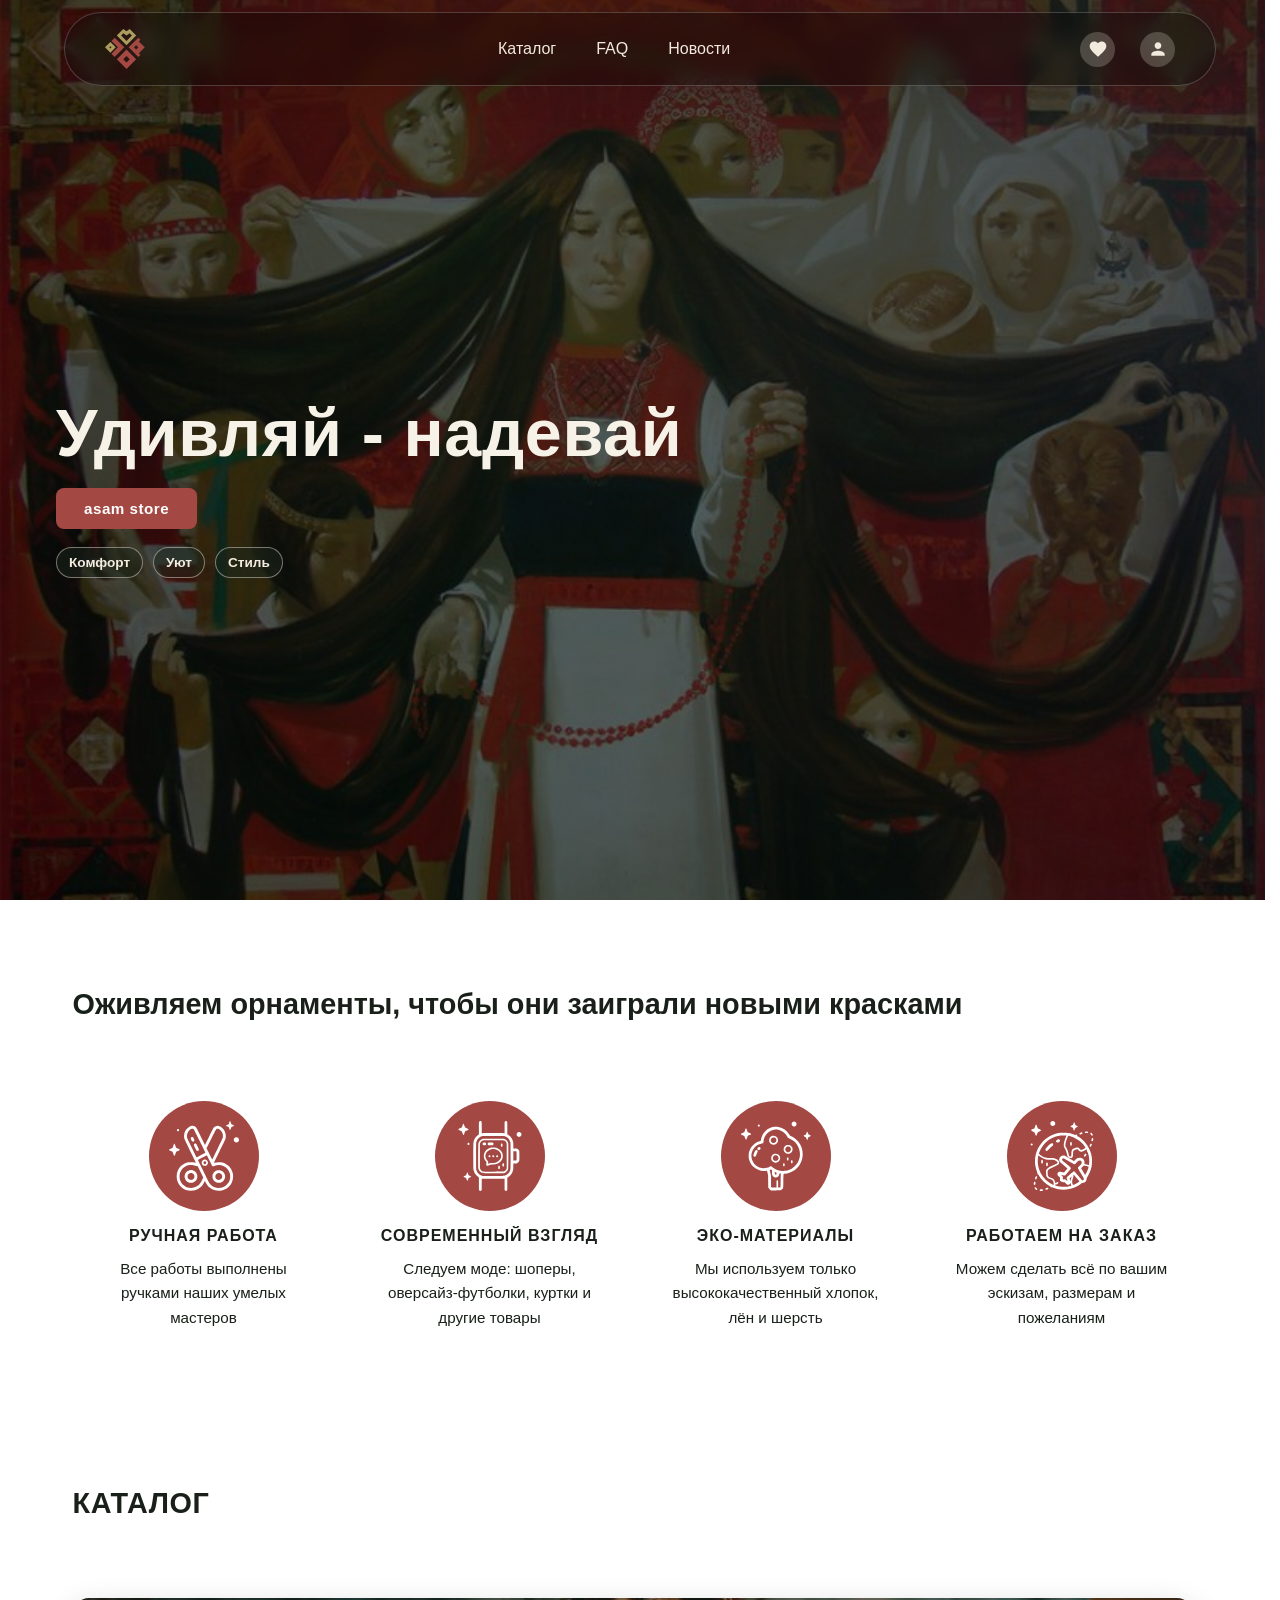
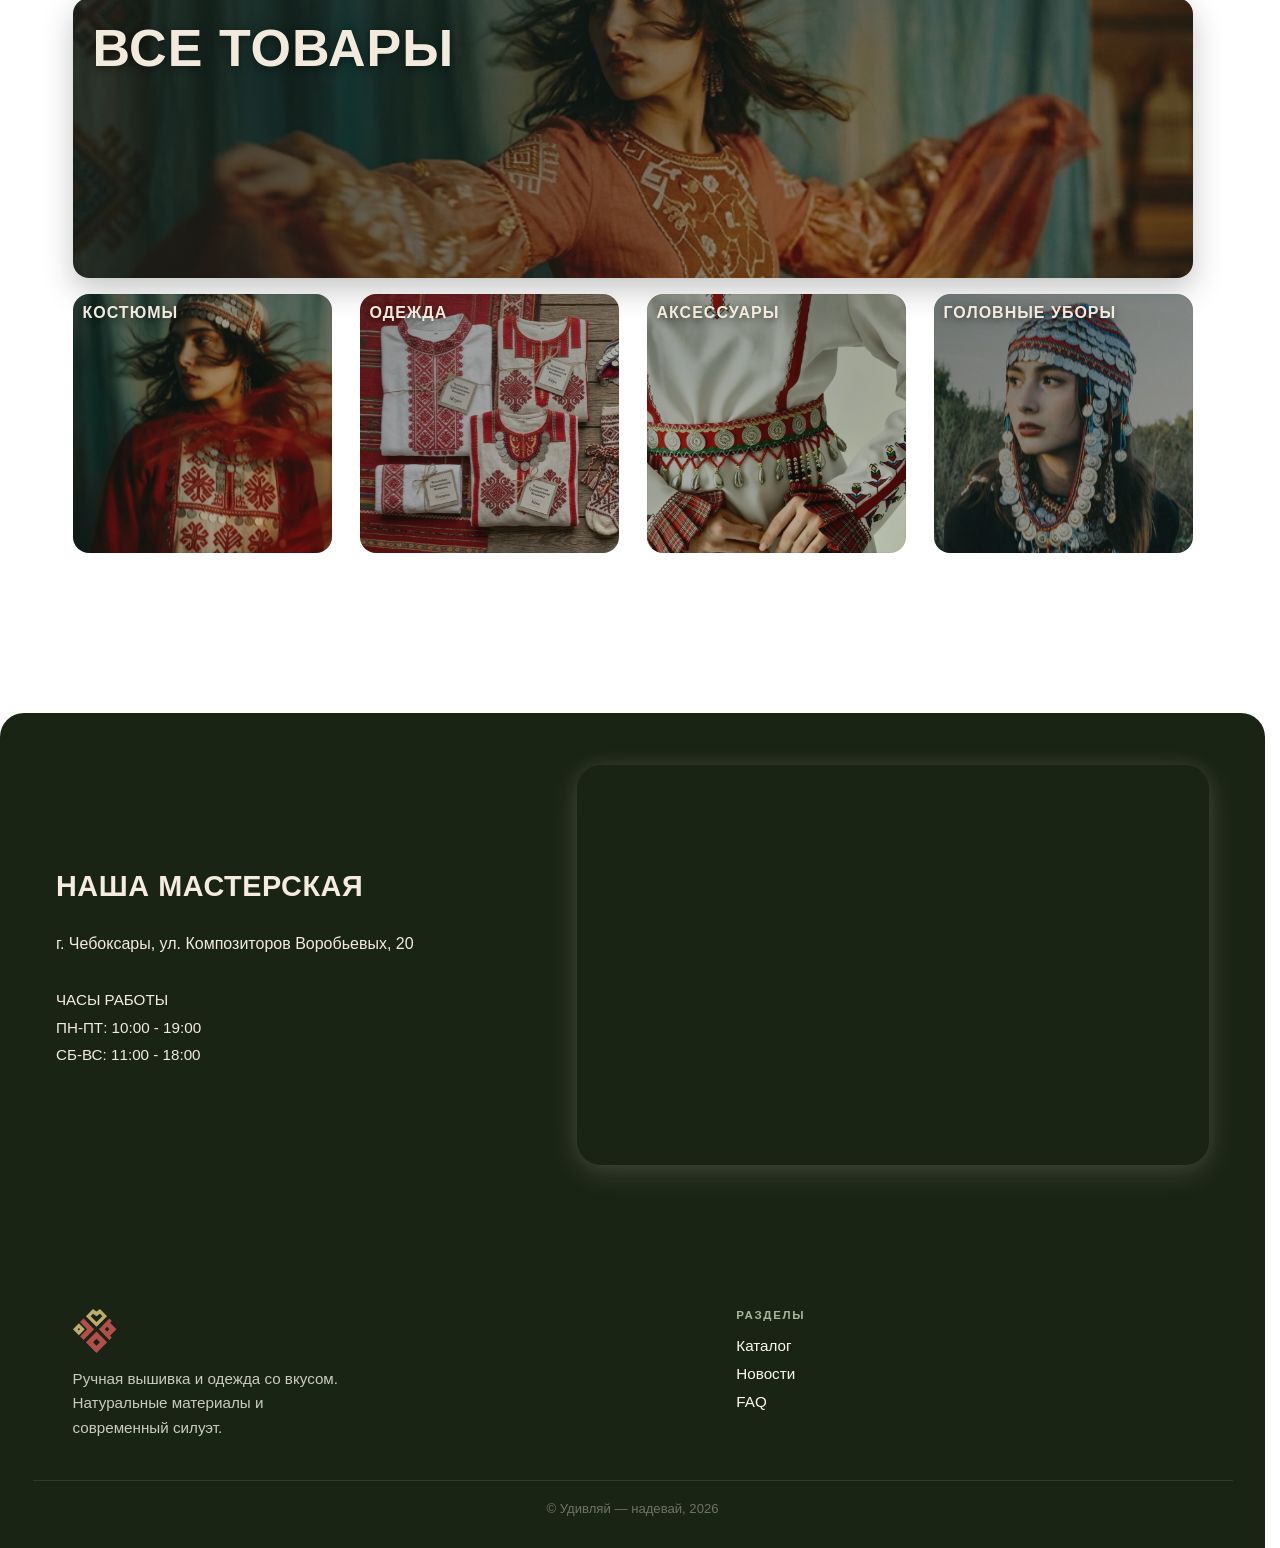
<file: index.html>
<!DOCTYPE html>
<html lang="ru">
<head>
    <meta charset="UTF-8">
    <meta name="viewport" content="width=device-width, initial-scale=1.0">
    <title>Сайт</title>
    <link rel="stylesheet" href="css/style.css">
    <link rel="stylesheet" href="css/header.css">
</head>
<body>
    <div id="header-container"></div>
    
    <main>
        <!-- Hero Section -->
        <section class="hero">
            <div class="hero-copy">
                <h1 class="hero-title">Удивляй - надевай</h1>
                <p class="hero-lead"></p>
                <a href="catalog.html" class="hero-button hero-button-primary">asam store</a>
                <div class="hero-highlights">
                    <span>Комфорт</span>
                    <span>Уют</span>
                    <span>Стиль</span>
                </div>
            </div>
        </section>

        <!-- Services Section -->
        <section class="services" id="services">

            <p class="services-subtitle">Оживляем орнаменты, чтобы они заиграли новыми красками</p>

            <div class="services-grid">
                <article class="service-card">
                    <div class="service-icon-wrap">
                        <img class="service-icon" src="images/icon1.svg" alt="Ручная работа">
                    </div>
                    <h3>ручная работа</h3>
                    <p>Все работы выполнены ручками наших умелых мастеров</p>
                </article>

                <article class="service-card">
                    <div class="service-icon-wrap">
                        <img class="service-icon" src="images/icon2.svg" alt="Современный взгляд">
                    </div>
                    <h3>современный взгляд</h3>
                    <p>Следуем моде: шоперы, оверсайз-футболки, куртки и другие товары</p>
                </article>

                <article class="service-card">
                    <div class="service-icon-wrap">
                        <img class="service-icon" src="images/icon3.svg" alt="Натуральные материалы">
                    </div>
                    <h3>эко-материалы</h3>
                    <p>Мы используем только высококачественный хлопок, лён и шерсть</p>
                </article>

                <article class="service-card">
                    <div class="service-icon-wrap">
                        <img class="service-icon" src="images/icon4.svg" alt="Работаем на заказ">
                    </div>
                    <h3>работаем на заказ</h3>
                    <p>Можем сделать всё по вашим эскизам, размерам и пожеланиям </p>
                </article>
            </div>
        </section>

        <!-- Catalog Section -->
        <section class="catalog" aria-label="Каталог категорий">
            <div class="catalog__top">
                <h1 class="catalog__title">КАТАЛОГ</h1>
            </div>

            <article class="hero-card">
                <h2 class="card__name">ВСЕ ТОВАРЫ</h2>
            </article>

            <div class="catalog__grid">
                <article class="card">
                    <h2 class="card__name">КОСТЮМЫ</h2>
                    <span class="blob"></span>
                    <span class="bottle"></span>
                </article>

                <article class="card">
                    <h2 class="card__name">ОДЕЖДА</h2>
                    <span class="blob"></span>
                    <span class="bottle"></span>
                </article>

                <article class="card">
                    <h2 class="card__name">АКСЕССУАРЫ</h2>
                    <span class="blob"></span>
                    <span class="bottle"></span>
                </article>

                <article class="card">
                    <h2 class="card__name">ГОЛОВНЫЕ УБОРЫ</h2>
                    <span class="blob"></span>
                    <span class="bottle"></span>
                </article>
            </div>
        </section>

        <!-- Наша мастерская -->
        <section class="location" aria-labelledby="location-heading">
            <div class="location-content">
                <div class="location-info">
                    <h2 id="location-heading" class="location-title">Наша мастерская</h2>
                    <p class="location-address">г. Чебоксары, ул. Композиторов Воробьевых, 20</p>
                    <p class="location-hours">ЧАСЫ РАБОТЫ<br>ПН-ПТ: 10:00 - 19:00<br>СБ-ВС: 11:00 - 18:00</p>
                </div>
                <div class="location-map">
                    <iframe src="https://www.google.com/maps/embed?pb=!1m14!1m8!1m3!1d3800.1291640846807!2d47.24505369639116!3d56.14376147672093!3m2!1i1024!2i768!4f13.1!3m3!1m2!1s0x415a3829359d28f7%3A0xccb7aef7e8b06de0!2z0YPQuy4g0JrQvtC80L_QvtC30LjRgtC-0YDQvtCyINCS0L7RgNC-0LHRjNC10LLRi9GFLCAyMCwg0KfQtdCx0L7QutGB0LDRgNGLLCDQp9GD0LLQsNGI0YHQutCw0Y8g0KDQtdGB0L8uLCDQoNC-0YHRgdC40Y8sIDQyODAzMg!5e1!3m2!1sru!2sus!4v1774119664931!5m2!1sru!2sus" width="600" height="450" allowfullscreen="" loading="lazy" referrerpolicy="no-referrer-when-downgrade" title="Карта: мастерская"></iframe>
                </div>
            </div>
        </section>

    </main>

    <div id="footer-container"></div>

    <script>
        fetch('assets/header.html')
            .then(function (response) { return response.text(); })
            .then(function (data) {
                document.getElementById('header-container').innerHTML = data;
            });
        fetch('assets/footer.html')
            .then(function (response) { return response.text(); })
            .then(function (data) {
                document.getElementById('footer-container').innerHTML = data;
            });
    </script>
</body>
</html>
</file>
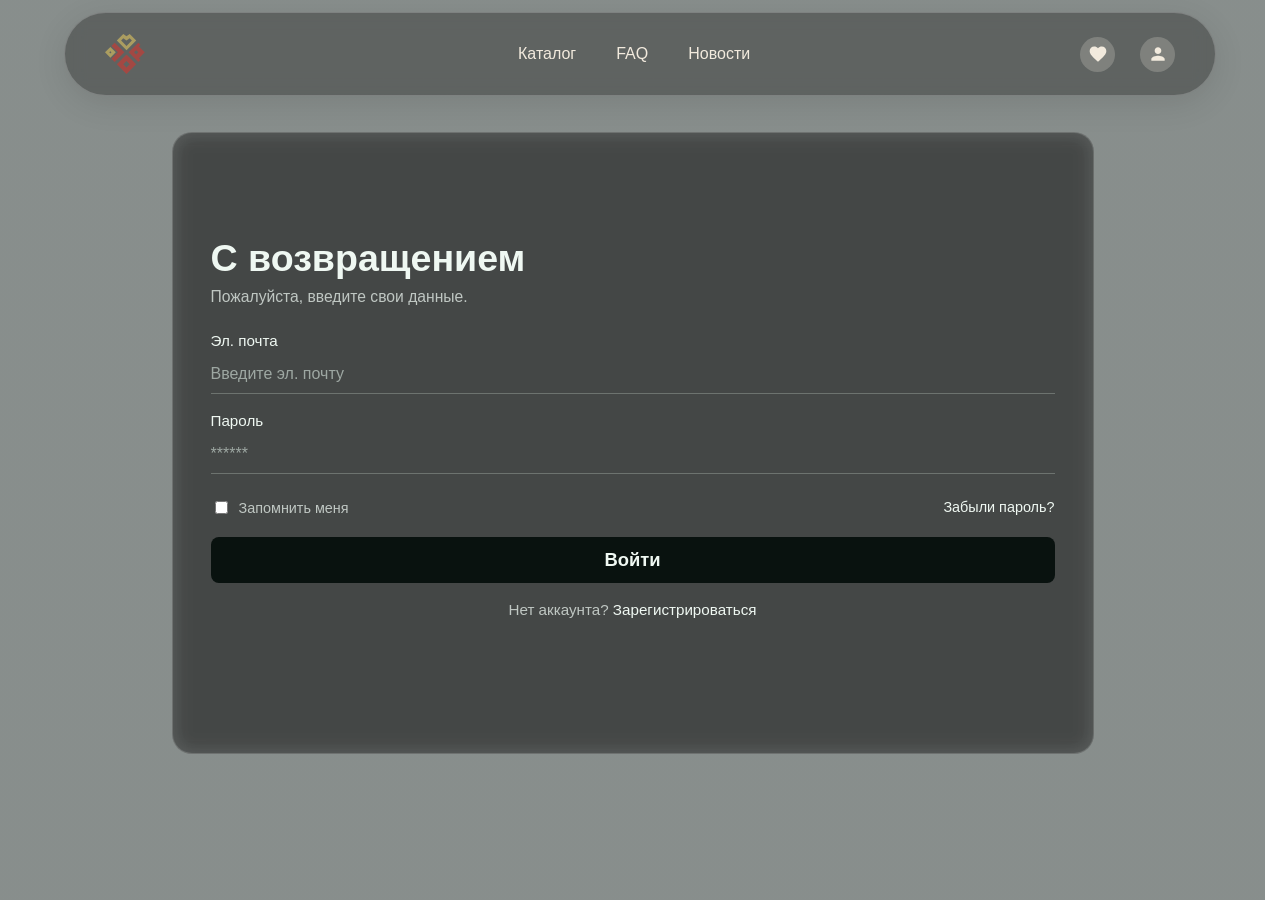
<file: auth.html>
<!DOCTYPE html>
<html lang="ru">
<head>
    <meta charset="UTF-8">
    <meta http-equiv="refresh" content="0; url=login.html">
    <meta name="viewport" content="width=device-width, initial-scale=1.0">
    <title>Переход на авторизацию</title>
</head>
<body>
    <script>
        window.location.replace("login.html");
    </script>
</body>
</html>
</file>
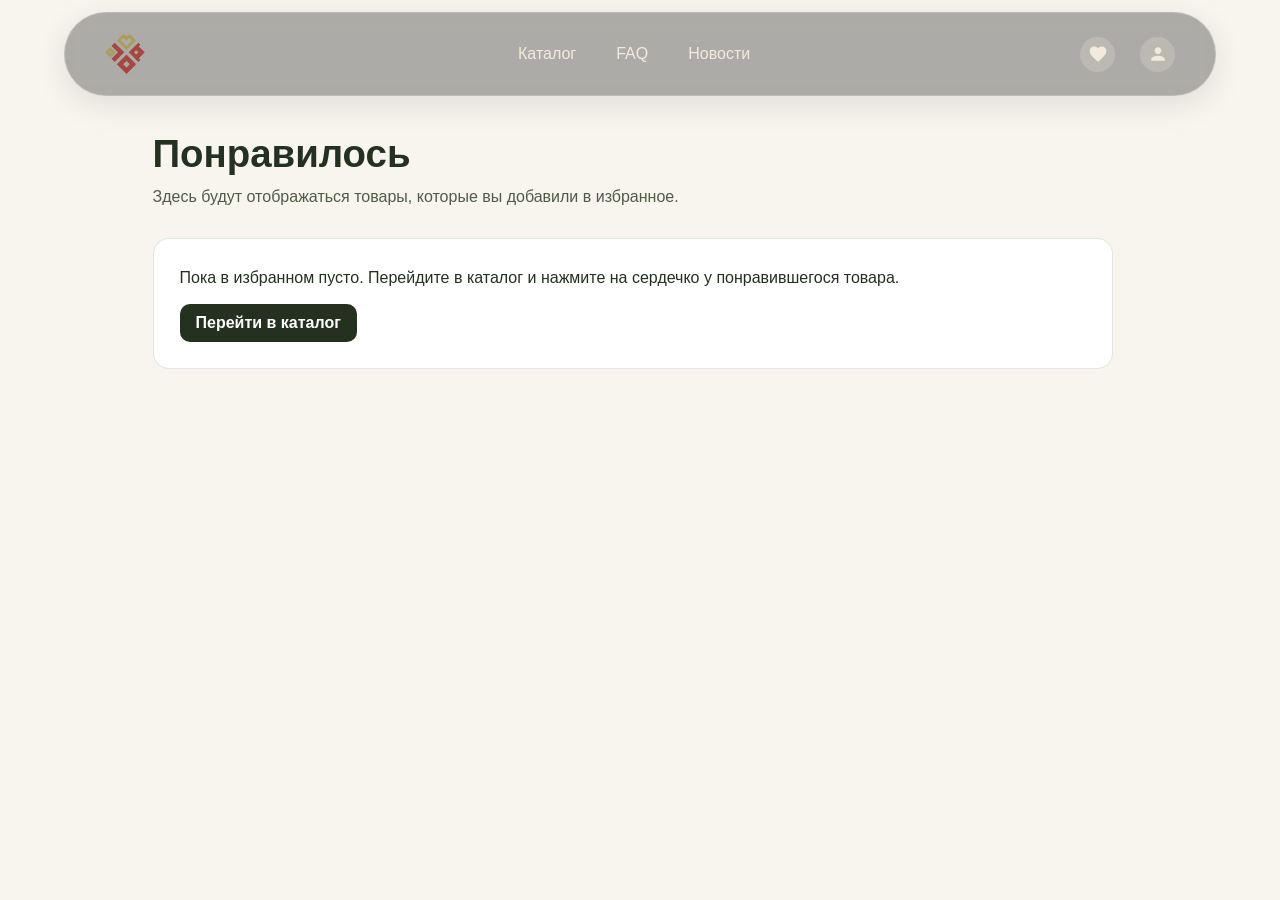
<file: liked.html>
<!DOCTYPE html>
<html lang="ru">
<head>
    <meta charset="UTF-8">
    <meta name="viewport" content="width=device-width, initial-scale=1.0">
    <title>Понравилось — Удивляй, надевай</title>
    <link rel="stylesheet" href="css/header.css">
    <style>
        :root {
            color-scheme: light;
        }

        body {
            margin: 0;
            font-family: "Segoe UI", Tahoma, Geneva, Verdana, sans-serif;
            background: #f8f5ef;
            color: #243020;
        }

        .liked-page {
            max-width: 960px;
            margin: 0 auto;
            padding: 132px 20px 72px;
        }

        .liked-page__head {
            margin-bottom: 28px;
        }

        .liked-page__title {
            margin: 0 0 8px;
            font-size: clamp(1.9rem, 3vw, 2.4rem);
        }

        .liked-page__lead {
            margin: 0;
            color: #4e5c46;
            line-height: 1.6;
        }

        .liked-empty {
            background: #ffffff;
            border: 1px solid rgba(36, 48, 32, 0.12);
            border-radius: 16px;
            padding: 26px;
        }

        .liked-empty__text {
            margin: 0 0 14px;
            line-height: 1.6;
        }

        .liked-empty__link {
            display: inline-block;
            padding: 10px 16px;
            border-radius: 10px;
            background: #243020;
            color: #ffffff;
            text-decoration: none;
            font-weight: 600;
        }

        .liked-empty__link:hover {
            opacity: 0.9;
        }
    </style>
</head>
<body>
    <div id="header-container"></div>

    <main class="liked-page">
        <header class="liked-page__head">
            <h1 class="liked-page__title">Понравилось</h1>
            <p class="liked-page__lead">Здесь будут отображаться товары, которые вы добавили в избранное.</p>
        </header>

        <section class="liked-empty" aria-label="Избранные товары">
            <p class="liked-empty__text">Пока в избранном пусто. Перейдите в каталог и нажмите на сердечко у понравившегося товара.</p>
            <a class="liked-empty__link" href="catalog.html">Перейти в каталог</a>
        </section>
    </main>

    <script>
        fetch("assets/header.html")
            .then(function (response) { return response.text(); })
            .then(function (data) {
                var headerEl = document.getElementById("header-container");
                if (headerEl) headerEl.innerHTML = data;
            });
    </script>
</body>
</html>
</file>
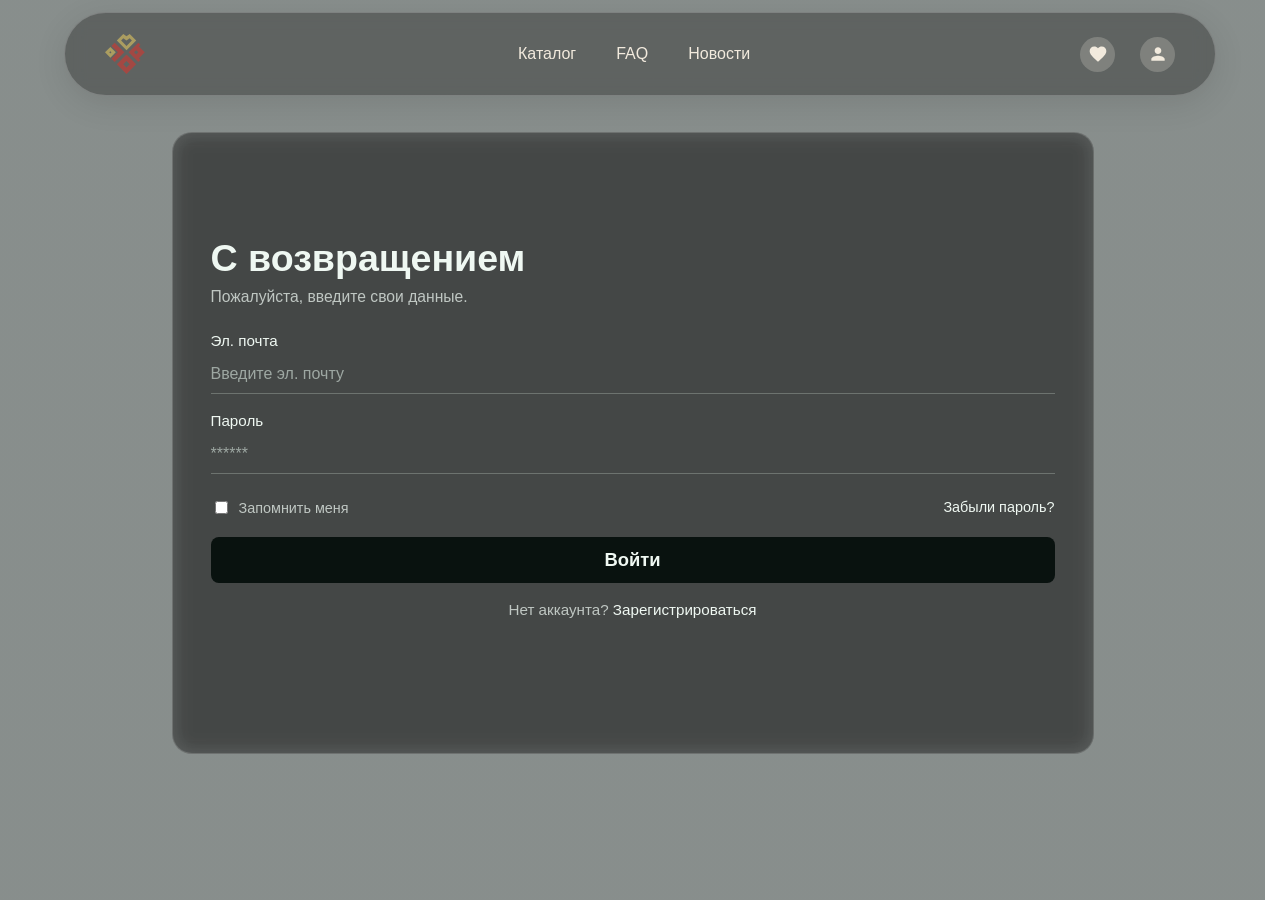
<file: login.html>
<!DOCTYPE html>
<html lang="ru">
<head>
    <meta charset="UTF-8">
    <meta name="viewport" content="width=device-width, initial-scale=1.0">
    <title>Авторизация — Удивляй, надевай</title>
    <link rel="stylesheet" href="css/header.css">
    <style>
        :root {
            --panel-bg: rgba(12, 28, 23, 0.56);
            --line: rgba(224, 244, 229, 0.26);
            --text: #eff8f2;
            --muted: rgba(238, 248, 242, 0.72);
            --btn-bg: #09120f;
            --btn-bg-hover: #0f1b17;
        }

        body {
            margin: 0;
            font-family: "Segoe UI", Tahoma, Geneva, Verdana, sans-serif;
            color: var(--text);
            min-height: 100vh;
            background:
                linear-gradient(rgba(6, 19, 15, 0.48), rgba(6, 19, 15, 0.48)),
                url("https://sun9-34.userapi.com/s/v1/ig2/KA2skPNSWbcKR_-HmveXH9To36jI4n2eipnko5skKfbDDnliAly6x8rsYDtHZ5V_qF83oQubQEZUjq_wI9udbuwN.jpg?quality=95&as=32x26,48x38,72x58,108x86,160x128,240x192,360x288,480x384,540x432,640x512,720x576,800x640&from=bu&u=s77q9ZYMOLJ_6Cv6Mh15rwyz0hfcBU1ZhOOGnZgpFjc&cs=800x0") center/cover no-repeat fixed;
        }

        .auth-shell {
            width: 100%;
            max-width: none;
            margin: 0;
            padding: 132px 20px 42px;
            box-sizing: border-box;
            display: flex;
            align-items: center;
            justify-content: center;
        }

        .auth-card {
            width: min(920px, 100%);
            min-height: min(72vh, 620px);
            display: grid;
            grid-template-columns: 1fr;
            border-radius: 20px;
            overflow: hidden;
            background: rgba(20, 20, 20, 0.35);
            border: 1px solid rgba(211, 211, 211, 0.12);
            border-right: 1px solid rgba(173, 173, 173, 0.12);
            backdrop-filter: blur(6px);
        }

        .auth-card__media {
            display: none; /* убираем левую/медиа-зону */
            background:
                linear-gradient(rgba(4, 14, 11, 0.18), rgba(4, 14, 11, 0.18)),
                url("https://images.unsplash.com/photo-1524594154908-edd70f7f86ad?auto=format&fit=crop&w=1300&q=80") center/cover no-repeat;
        }

        .auth-card__form {
            background: transparent;
            padding: clamp(24px, 4vw, 38px);
            display: flex;
            flex-direction: column;
            justify-content: center;
            backdrop-filter: blur(9px);
        }

        .auth-title {
            margin: 0 0 8px;
            font-size: clamp(1.8rem, 3.2vw, 2.35rem);
            font-weight: 700;
        }

        .auth-subtitle {
            margin: 0 0 26px;
            color: var(--muted);
            font-size: 0.98rem;
        }

        .auth-label {
            font-size: 0.95rem;
            color: var(--text);
            margin-bottom: 6px;
            display: block;
        }

        .auth-input {
            width: 100%;
            box-sizing: border-box;
            border: 0;
            border-bottom: 1px solid var(--line);
            background: transparent;
            color: var(--text);
            font-size: 1rem;
            padding: 10px 0;
            margin-bottom: 18px;
            outline: none;
        }

        .auth-input::placeholder {
            color: rgba(232, 247, 239, 0.55);
        }

        .auth-input:focus {
            border-bottom-color: rgba(242, 253, 246, 0.88);
        }

        .auth-row {
            display: flex;
            align-items: center;
            justify-content: space-between;
            gap: 12px;
            margin: 6px 0 20px;
            font-size: 0.9rem;
            color: var(--muted);
        }

        .auth-remember {
            display: inline-flex;
            align-items: center;
            gap: 8px;
        }

        .auth-link {
            color: var(--text);
            text-decoration: none;
            border-bottom: 1px solid transparent;
        }

        .auth-link:hover {
            border-bottom-color: rgba(239, 248, 242, 0.78);
        }

        .auth-submit {
            width: 100%;
            border: 0;
            border-radius: 8px;
            padding: 12px 14px;
            background: var(--btn-bg);
            color: var(--text);
            font-size: 1.15rem;
            font-weight: 600;
            cursor: pointer;
            transition: background 0.2s ease;
        }

        .auth-submit:hover {
            background: var(--btn-bg-hover);
        }

        .auth-bottom {
            margin: 18px 0 0;
            color: var(--muted);
            font-size: 0.95rem;
            text-align: center;
        }

        .auth-message {
            margin: 10px 0 0;
            min-height: 1.4em;
            color: #e6f8ee;
            font-size: 0.92rem;
        }

        .auth-message.is-error {
            color: #ffd0cb;
        }

        @media (max-width: 860px) {
            .auth-card {
                grid-template-columns: 1fr;
            }

            .auth-card__media {
                min-height: 210px;
            }
        }
    </style>
</head>
<body>
    <div id="header-container"></div>

    <main class="auth-shell">
        <section class="auth-card" aria-label="Авторизация">
            <div class="auth-card__media" aria-hidden="true"></div>
            <div class="auth-card__form">
                <h1 class="auth-title">С возвращением</h1>
                <p class="auth-subtitle">Пожалуйста, введите свои данные.</p>

                <form id="login-form">
                    <label class="auth-label" for="login-email">Эл. почта</label>
                    <input id="login-email" class="auth-input" type="email" placeholder="Введите эл. почту" autocomplete="email" required>

                    <label class="auth-label" for="login-password">Пароль</label>
                    <input id="login-password" class="auth-input" type="password" placeholder="******" autocomplete="current-password" required>

                    <div class="auth-row">
                        <label class="auth-remember">
                            <input type="checkbox" id="remember-me">
                            <span>Запомнить меня</span>
                        </label>
                        <a class="auth-link" href="register.html">Забыли пароль?</a>
                    </div>

                    <button type="submit" class="auth-submit">Войти</button>
                </form>

                <p class="auth-bottom">Нет аккаунта? <a class="auth-link" href="register.html">Зарегистрироваться</a></p>
                <p id="auth-message" class="auth-message" role="status" aria-live="polite"></p>
            </div>
        </section>
    </main>

    <script>
        fetch("assets/header.html")
            .then(function (response) { return response.text(); })
            .then(function (data) {
                var headerEl = document.getElementById("header-container");
                if (headerEl) headerEl.innerHTML = data;
            });

        (function () {
            var messageEl = document.getElementById("auth-message");
            var form = document.getElementById("login-form");
            var authKey = "asam_auth_user";

            function showMessage(text, isError) {
                messageEl.textContent = text;
                messageEl.classList.toggle("is-error", !!isError);
            }

            form.addEventListener("submit", function (event) {
                event.preventDefault();

                var email = document.getElementById("login-email").value.trim().toLowerCase();
                var password = document.getElementById("login-password").value;
                var remember = document.getElementById("remember-me").checked;
                var raw = localStorage.getItem(authKey);
                var user = raw ? JSON.parse(raw) : null;

                if (!user || user.email !== email || user.password !== password) {
                    showMessage("Неверный email или пароль.", true);
                    return;
                }

                localStorage.setItem("asam_is_authorized", "1");
                if (remember) {
                    localStorage.setItem("asam_remember_email", email);
                } else {
                    localStorage.removeItem("asam_remember_email");
                }

                showMessage("Успешный вход. Переходим в профиль...", false);
                window.setTimeout(function () {
                    window.location.href = "profile.html";
                }, 250);
            });

            var rememberedEmail = localStorage.getItem("asam_remember_email");
            if (rememberedEmail) {
                document.getElementById("login-email").value = rememberedEmail;
                document.getElementById("remember-me").checked = true;
            }
        })();
    </script>
</body>
</html>
</file>
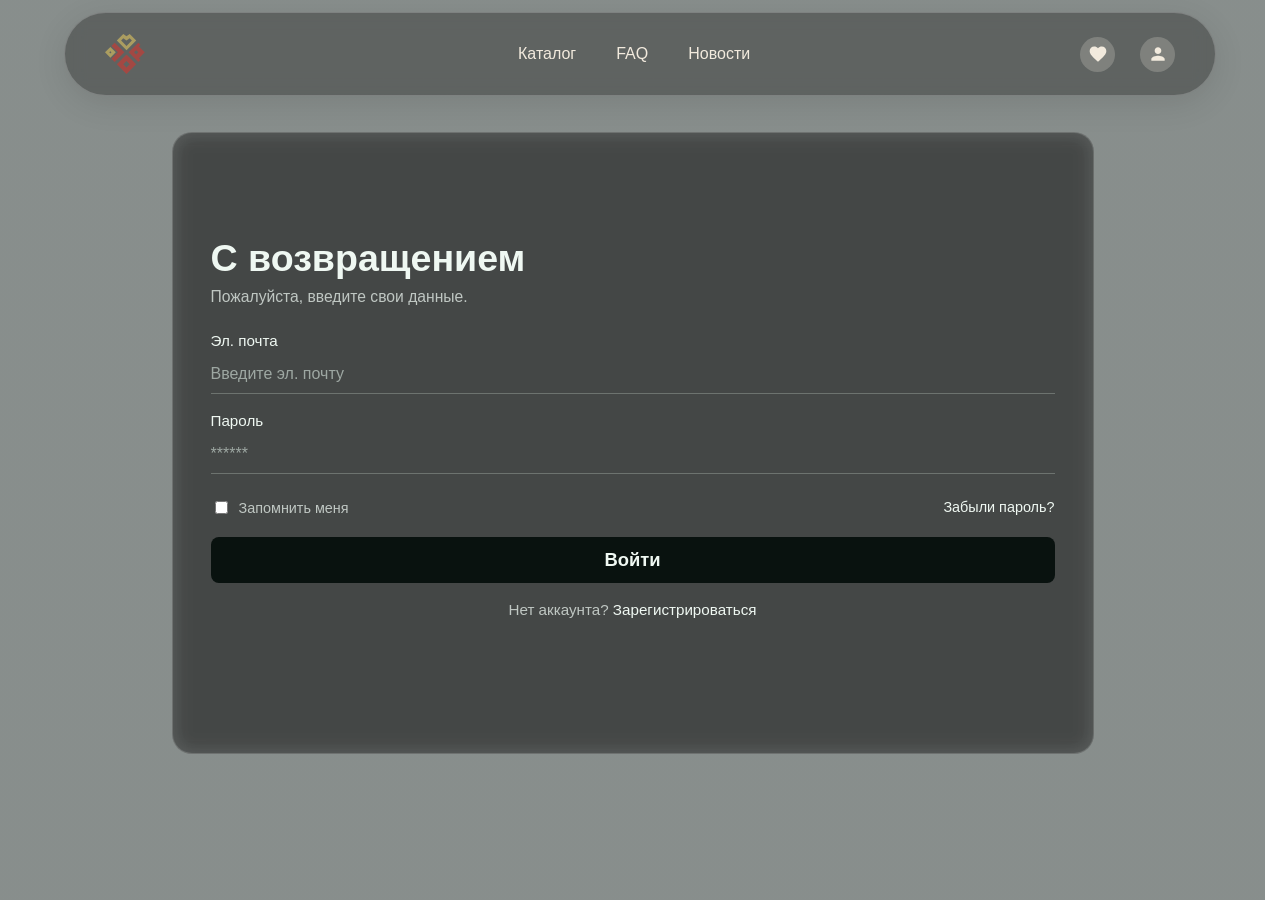
<file: profile.html>
<!DOCTYPE html>
<html lang="ru">
<head>
    <meta charset="UTF-8">
    <meta name="viewport" content="width=device-width, initial-scale=1.0">
    <title>Личный кабинет — Удивляй, надевай</title>
    <link rel="stylesheet" href="css/header.css">
    <style>
        body {
            margin: 0;
            font-family: "Segoe UI", Tahoma, Geneva, Verdana, sans-serif;
            background: #f8f5ef;
            color: #243020;
        }

        .profile-page {
            max-width: 860px;
            margin: 0 auto;
            padding: 132px 20px 72px;
        }

        .profile-card {
            background: #fff;
            border: 1px solid rgba(36, 48, 32, 0.12);
            border-radius: 16px;
            padding: 22px;
        }

        .profile-title {
            margin: 0 0 12px;
            font-size: clamp(1.6rem, 3vw, 2rem);
        }

        .profile-text {
            margin: 0 0 8px;
            line-height: 1.55;
        }

        .profile-actions {
            margin-top: 18px;
            display: flex;
            gap: 10px;
            flex-wrap: wrap;
        }

        .profile-btn {
            border: 1px solid rgba(36, 48, 32, 0.24);
            border-radius: 10px;
            padding: 10px 14px;
            background: transparent;
            color: #243020;
            text-decoration: none;
            font-weight: 600;
            cursor: pointer;
        }

        .profile-btn--primary {
            background: #243020;
            color: #fff;
            border-color: #243020;
        }
    </style>
</head>
<body>
    <div id="header-container"></div>

    <main class="profile-page">
        <section class="profile-card" aria-label="Данные пользователя">
            <h1 class="profile-title">Личный кабинет</h1>
            <p class="profile-text" id="profile-name"></p>
            <p class="profile-text" id="profile-email"></p>

            <div class="profile-actions">
                <a href="catalog.html" class="profile-btn profile-btn--primary">Перейти в каталог</a>
                <button type="button" id="logout-btn" class="profile-btn">Выйти</button>
            </div>
        </section>
    </main>

    <script>
        fetch("assets/header.html")
            .then(function (response) { return response.text(); })
            .then(function (data) {
                var headerEl = document.getElementById("header-container");
                if (headerEl) headerEl.innerHTML = data;
            });

        (function () {
            var authFlag = localStorage.getItem("asam_is_authorized");
            var rawUser = localStorage.getItem("asam_auth_user");
            var user = rawUser ? JSON.parse(rawUser) : null;

            if (authFlag !== "1" || !user) {
                window.location.replace("login.html");
                return;
            }

            document.getElementById("profile-name").textContent = "Имя: " + (user.name || "Пользователь");
            document.getElementById("profile-email").textContent = "Email: " + (user.email || "-");

            document.getElementById("logout-btn").addEventListener("click", function () {
                localStorage.removeItem("asam_is_authorized");
                window.location.href = "login.html";
            });
        })();
    </script>
</body>
</html>
</file>
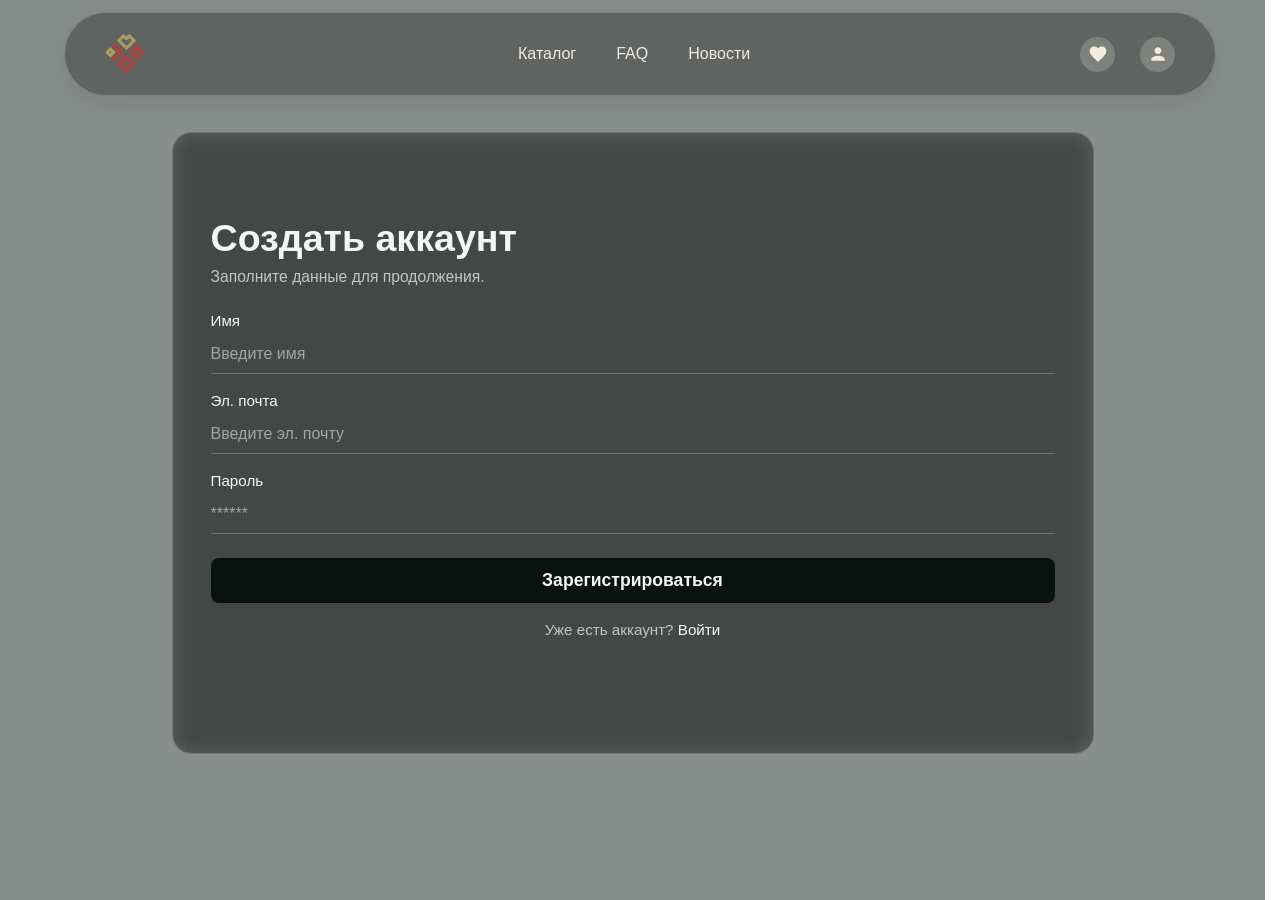
<file: register.html>
<!DOCTYPE html>
<html lang="ru">
<head>
    <meta charset="UTF-8">
    <meta name="viewport" content="width=device-width, initial-scale=1.0">
    <title>Регистрация — Удивляй, надевай</title>
    <link rel="stylesheet" href="css/header.css">
    <style>
        :root {
            --panel-bg: rgba(12, 28, 23, 0.56);
            --line: rgba(224, 244, 229, 0.26);
            --text: #eff8f2;
            --muted: rgba(238, 248, 242, 0.72);
            --btn-bg: #09120f;
            --btn-bg-hover: #0f1b17;
        }

        body {
            margin: 0;
            font-family: "Segoe UI", Tahoma, Geneva, Verdana, sans-serif;
            color: var(--text);
            min-height: 100vh;
            background:
                linear-gradient(rgba(6, 19, 15, 0.48), rgba(6, 19, 15, 0.48)),
                url("https://sun9-34.userapi.com/s/v1/ig2/KA2skPNSWbcKR_-HmveXH9To36jI4n2eipnko5skKfbDDnliAly6x8rsYDtHZ5V_qF83oQubQEZUjq_wI9udbuwN.jpg?quality=95&as=32x26,48x38,72x58,108x86,160x128,240x192,360x288,480x384,540x432,640x512,720x576,800x640&from=bu&u=s77q9ZYMOLJ_6Cv6Mh15rwyz0hfcBU1ZhOOGnZgpFjc&cs=800x0") center/cover no-repeat fixed;
        }

        .auth-shell {
            width: 100%;
            max-width: none;
            margin: 0;
            padding: 132px 20px 42px;
            box-sizing: border-box;
            display: flex;
            align-items: center;
            justify-content: center;
        }

        .auth-card {
            width: min(920px, 100%);
            min-height: min(72vh, 620px);
            display: grid;
            grid-template-columns: 1fr;
            border-radius: 20px;
            overflow: hidden;
            background: rgba(20, 20, 20, 0.35);
            border: 1px solid rgba(211, 211, 211, 0.12);
            border-right: 1px solid rgba(173, 173, 173, 0.12);
            backdrop-filter: blur(6px);
        }

        .auth-card__media {
            display: none; /* убираем левую/медиа-зону */
            background:
                linear-gradient(rgba(4, 14, 11, 0.18), rgba(4, 14, 11, 0.18)),
                url("https://images.unsplash.com/photo-1524594154908-edd70f7f86ad?auto=format&fit=crop&w=1300&q=80") center/cover no-repeat;
        }

        .auth-card__form {
            background: transparent;
            padding: clamp(24px, 4vw, 38px);
            display: flex;
            flex-direction: column;
            justify-content: center;
            backdrop-filter: blur(9px);
        }

        .auth-title {
            margin: 0 0 8px;
            font-size: clamp(1.8rem, 3.2vw, 2.35rem);
            font-weight: 700;
        }

        .auth-subtitle {
            margin: 0 0 26px;
            color: var(--muted);
            font-size: 0.98rem;
        }

        .auth-label {
            font-size: 0.95rem;
            color: var(--text);
            margin-bottom: 6px;
            display: block;
        }

        .auth-input {
            width: 100%;
            box-sizing: border-box;
            border: 0;
            border-bottom: 1px solid var(--line);
            background: transparent;
            color: var(--text);
            font-size: 1rem;
            padding: 10px 0;
            margin-bottom: 18px;
            outline: none;
        }

        .auth-input::placeholder {
            color: rgba(232, 247, 239, 0.55);
        }

        .auth-input:focus {
            border-bottom-color: rgba(242, 253, 246, 0.88);
        }

        .auth-submit {
            width: 100%;
            border: 0;
            border-radius: 8px;
            padding: 12px 14px;
            background: var(--btn-bg);
            color: var(--text);
            font-size: 1.1rem;
            font-weight: 600;
            cursor: pointer;
            transition: background 0.2s ease;
            margin-top: 6px;
        }

        .auth-submit:hover {
            background: var(--btn-bg-hover);
        }

        .auth-bottom {
            margin: 18px 0 0;
            color: var(--muted);
            font-size: 0.95rem;
            text-align: center;
        }

        .auth-link {
            color: var(--text);
            text-decoration: none;
            border-bottom: 1px solid transparent;
        }

        .auth-link:hover {
            border-bottom-color: rgba(239, 248, 242, 0.78);
        }

        .auth-message {
            margin: 10px 0 0;
            min-height: 1.4em;
            color: #e6f8ee;
            font-size: 0.92rem;
        }

        .auth-message.is-error {
            color: #ffd0cb;
        }

        @media (max-width: 860px) {
            .auth-card {
                grid-template-columns: 1fr;
            }

            .auth-card__media {
                min-height: 210px;
                order: -1;
            }
        }
    </style>
</head>
<body>
    <div id="header-container"></div>

    <main class="auth-shell">
        <section class="auth-card" aria-label="Регистрация">
            <div class="auth-card__form">
                <h1 class="auth-title">Создать аккаунт</h1>
                <p class="auth-subtitle">Заполните данные для продолжения.</p>

                <form id="register-form">
                    <label class="auth-label" for="register-name">Имя</label>
                    <input id="register-name" class="auth-input" type="text" placeholder="Введите имя" autocomplete="name" required>

                    <label class="auth-label" for="register-email">Эл. почта</label>
                    <input id="register-email" class="auth-input" type="email" placeholder="Введите эл. почту" autocomplete="email" required>

                    <label class="auth-label" for="register-password">Пароль</label>
                    <input id="register-password" class="auth-input" type="password" placeholder="******" autocomplete="new-password" required>

                    <button type="submit" class="auth-submit">Зарегистрироваться</button>
                </form>

                <p class="auth-bottom">Уже есть аккаунт? <a class="auth-link" href="login.html">Войти</a></p>
                <p id="auth-message" class="auth-message" role="status" aria-live="polite"></p>
            </div>
            <div class="auth-card__media" aria-hidden="true"></div>
        </section>
    </main>

    <script>
        fetch("assets/header.html")
            .then(function (response) { return response.text(); })
            .then(function (data) {
                var headerEl = document.getElementById("header-container");
                if (headerEl) headerEl.innerHTML = data;
            });

        (function () {
            var messageEl = document.getElementById("auth-message");
            var form = document.getElementById("register-form");
            var authKey = "asam_auth_user";

            function showMessage(text, isError) {
                messageEl.textContent = text;
                messageEl.classList.toggle("is-error", !!isError);
            }

            form.addEventListener("submit", function (event) {
                event.preventDefault();

                var name = document.getElementById("register-name").value.trim();
                var email = document.getElementById("register-email").value.trim().toLowerCase();
                var password = document.getElementById("register-password").value;
                if (!name || !email || !password) {
                    showMessage("Заполните все поля.", true);
                    return;
                }

                localStorage.setItem(authKey, JSON.stringify({
                    name: name,
                    email: email,
                    password: password
                }));
                showMessage("Аккаунт создан. Переходим к авторизации...", false);
                window.setTimeout(function () {
                    window.location.href = "login.html";
                }, 400);
            });
        })();
    </script>
</body>
</html>
</file>
<file: css/style.css>
@import url('https://fonts.googleapis.com/css2?family=Great+Vibes&display=swap');

* {
    margin: 0;
    padding: 0;
    box-sizing: border-box;
}

:root {
    --color-primary-olive: #AB9D60;
    --color-primary-clay: #A34843;
    --color-primary-ivory: #ffffff;
    --color-accent-sage: #B9C4B4;
    --color-accent-dark: #192019;
    /* Футер: тёмный зелёный фон и скругление верха */
    --footer-green: #1a2414;
    --footer-curve-radius: clamp(28px, 5vw, 56px);
}

body {
    font-family: 'Segoe UI', Tahoma, Geneva, Verdana, sans-serif;
    background-color: var(--color-primary-ivory);
    color: var(--color-accent-dark);
    padding-top: 0;
}

main {
    width: 100%;
}

/* Hero Section */
.hero {
    width: 100%;
    min-height: 100vh;
    margin: 0;
    padding: 140px 56px 60px;
    background:
        linear-gradient(90deg, rgba(0, 0, 0, 0.616) 0%, rgba(2, 12, 5, 0.61) 40%, rgba(0, 0, 0, 0.616) 100%),
        url("../images/asam.jpg");
    background-size: cover;
    background-position: center;
    border-radius: 0;
    display: flex;
    align-items: center;
}

.hero-copy {
    text-align: left;
    margin-bottom: 0;
    max-width: 640px;
    padding-left: 0;
}

.hero-title {
    font-size: clamp(2.1rem, 5.2vw, 4.6rem);
    line-height: 0.95;
    margin-bottom: 20px;
    color: #f6f2e8;
    font-family: 'Segoe UI', Tahoma, Geneva, Verdana, sans-serif;
    text-transform: none;
    letter-spacing: 0.6px;
    max-width: 1100px;
    margin-left: 0;
    margin-right: 0;
}

.hero-lead {
    max-width: 600px;
    margin-bottom: 22px;
    color: #f0eadb;
    font-size: 1.08rem;
    line-height: 1.65;
    text-shadow: 0 2px 16px rgba(0, 0, 0, 0.35);
}

.hero-button {
    display: inline-flex;
    align-items: center;
    justify-content: center;
    text-decoration: none;
    border-radius: 8px;
    padding: 12px 28px;
    font-size: 0.95rem;
    font-weight: 600;
    letter-spacing: 0.5px;
    transition: transform 0.2s ease, box-shadow 0.2s ease;
}

.hero-button-primary {
    background-color: #A34843;
    color: #fff;
}

.hero-button:hover {
    transform: translateY(-2px);
    box-shadow: 0 8px 20px rgba(25, 32, 25, 0.12);
}

.hero-highlights {
    margin-top: 18px;
    display: flex;
    gap: 10px;
    flex-wrap: wrap;
}

.hero-highlights span {
    display: inline-flex;
    align-items: center;
    border: 1px solid rgba(242, 234, 221, 0.45);
    background-color: rgba(29, 39, 28, 0.5);
    color: #f4ecdf;
    border-radius: 999px;
    padding: 7px 12px;
    font-size: 0.85rem;
    font-weight: 600;
}

/* About Section */
.about {
    padding: 0px 40px;
    background-color: #f9f7f4;
    text-align: center;
}

.section-title {
    font-size: 3rem;
    font-weight: 300;
    color: #333;
    margin-bottom: 30px;
    letter-spacing: 3px;
    font-family: 'Georgia', serif;
}

.about-text {
    max-width: 700px;
    margin: 0 auto 60px;
    font-size: 1rem;
    line-height: 1.6;
    color: #666;
}

.about-cards {
    display: grid;
    grid-template-columns: repeat(auto-fit, minmax(300px, 1fr));
    gap: 30px;
    max-width: 1200px;
    margin: 0 auto;
}

.card {
    background-color: white;
    border-radius: 20px;
    overflow: hidden;
    box-shadow: 0 4px 15px rgba(0, 0, 0, 0.08);
    transition: transform 0.3s ease, box-shadow 0.3s ease;
}

.card:hover {
    transform: translateY(-10px);
    box-shadow: 0 8px 25px rgba(0, 0, 0, 0.12);
}

.card img {
    width: 100%;
    height: 250px;
    object-fit: cover;
}

.card p {
    padding: 20px;
    font-size: 1.1rem;
    color: #333;
    font-weight: 500;
}

/* Services Section */
.services {
    padding: 80px 40px;
    background-color: #ffffff;
    text-align: center;
    max-width: 1200px;
    margin: 0 auto;
}

.services-title {
    font-size: 2.5rem;
    font-weight: 600;
    letter-spacing: 2px;
    color: var(--color-accent-dark);
    margin-bottom: 12px;
}

.services-subtitle {
    margin: 0 0 50px 0;
    color: #192019;
    font-size: 1.8rem;
    line-height: 1.7;
    text-align: left;
    font-weight: 800;
}

.services-grid {
    max-width: 1200px;
    margin: 0 auto;
    display: grid;
    grid-template-columns: repeat(4, minmax(190px, 1fr));
    gap: 24px;
}

.service-card {
    border-radius: 18px;
    padding: 22px 18px 24px;
    display: flex;
    flex-direction: column;
    align-items: center;
    min-height: 320px;
    text-align: center;
}

.service-icon-wrap {
    width: 110px;
    height: 110px;
    border-radius: 50%;
    background-color: #a34843;
    border: none;
    display: flex;
    align-items: center;
    justify-content: center;
    margin: 0 auto 16px;
}

.service-icon {
    width: 70px;
    height: 70px;
    fill: #a34843;
}

.service-card h3 {
    font-size: 1rem;
    color: #192019;
    text-transform: uppercase;
    letter-spacing: 1px;
    margin-bottom: 12px;
}

.service-card p {
    font-size: 0.95rem;
    color: #192019;
    line-height: 1.6;
}

/* CATALOG */

.catalog {
    max-width: 1200px;
    width: 100%;
    margin: 0 auto;
    background: transparent;
    border-radius: 24px;
    box-shadow: none;
    padding: 0px 40px 80px;
}

.catalog__top {
    display: flex;
    justify-content: space-between;
    align-items: center;
    margin-bottom: 50px;
}

.catalog__title {
    margin: 0 0 20px 0;
    font-size: 1.8rem;
    line-height: 1.7;
    letter-spacing: 0.02em;
    color: var(--color-accent-dark);
    text-transform: uppercase;
    font-weight: 800;
}

.catalog__link {
    color: var(--color-primary-clay);
    text-decoration: none;
    font-size: 14px;
    font-weight: 700;
    border-bottom: 2px solid rgba(163, 72, 67, 0.28);
    transition: color 0.2s ease, border-color 0.2s ease;
}

.catalog__link:hover {
    color: var(--color-accent-dark);
    border-color: rgba(25, 32, 25, 0.38);
}

.catalog__grid {
    display: grid;
    grid-template-columns: repeat(4, minmax(0, 1fr));
    gap: 28px;
}

/* CARD */

.card {
    position: relative;
    aspect-ratio: 1 / 1;
    border-radius: 16px;
    overflow: hidden;
    padding: 10px;
    background: var(--color-primary-ivory);
    box-shadow: inset 0 0 0 1px rgba(22, 22, 22, 0.04);
    isolation: isolate;
    cursor: pointer;
    transition: transform 0.3s ease, box-shadow 0.3s ease;
}

.card:hover {
    transform: scale(1.08);
    box-shadow: 0 12px 32px rgba(25, 32, 25, 0.2), inset 0 0 0 1px rgba(22, 22, 22, 0.04);
    z-index: 10;
}

.card::after {
    content: "→";
    position: absolute;
    bottom: 6px;
    right: 12px;
    font-size: 28px;
    font-weight: 900;
    color: #FFFFFF;
    opacity: 0;
    transition: opacity 0.3s ease;
    pointer-events: none;
}

.card:hover::after {
    opacity: 1;
}

.card--wide {
    height: 152px;
}

/* HERO CARD */

.hero-card {
    position: relative;
    min-height: 190px;
    aspect-ratio: 4 / 1;
    border-radius: 16px;
    overflow: hidden;
    padding: 20px;
    margin-bottom: 16px;
    background-image: radial-gradient(circle at 78% 40%, rgba(25, 32, 25, 0.08) 0%, rgba(25, 32, 25, 0.42) 68%, rgba(25, 32, 25, 0.6) 100%), linear-gradient(140deg, rgba(25, 32, 25, 0.38) 0%, rgba(25, 32, 25, 0.3) 100%), url("../images/tovar_glavnaya.jpg");
    background-size: cover;
    background-position: 66% 34%;
    background-repeat: no-repeat;
    box-shadow: 0 12px 30px rgba(25, 32, 25, 0.25);
    isolation: isolate;
    cursor: pointer;
    transition: transform 0.3s ease, box-shadow 0.3s ease;
}

.hero-card:hover {
    transform: scale(1.03);
    box-shadow: 0 16px 40px rgba(25, 32, 25, 0.35);
    z-index: 10;
}

.hero-card::after {
    content: "→";
    position: absolute;
    bottom: 6px;
    right: 20px;
    font-size: 28px;
    font-weight: 900;
    color: #FFFFFF;
    opacity: 0;
    transition: opacity 0.3s ease;
    pointer-events: none;
}

.hero-card:hover::after {
    opacity: 1;
}

.hero-card .card__name {
    color: #f2eadd;
    font-size: clamp(30px, 6vw, 52px);
    letter-spacing: 0.02em;
    text-shadow: 0 2px 10px rgba(0, 0, 0, 0.45);
}

.card__name {
    margin: 0;
    font-size: 1rem;
    text-transform: uppercase;
    font-weight: 800;
    position: relative;
    z-index: 2;
    color: #192019;
    letter-spacing: 1px;
}

/* DECORATIVE ELEMENTS */

.blob,
.bottle {
    position: absolute;
    border-radius: 18px;
    transform-origin: center;
}

.bottle {
    width: 54px;
    height: 76px;
    right: 8px;
    bottom: -6px;
    border-radius: 12px 12px 18px 18px;
    background: linear-gradient(165deg, var(--color-primary-clay) 0%, var(--color-accent-dark) 100%);
    box-shadow: 0 10px 25px rgba(25, 32, 25, 0.28);
}

.bottle::before {
    content: "";
    position: absolute;
    width: 28px;
    height: 10px;
    top: -9px;
    left: 50%;
    transform: translateX(-50%);
    border-radius: 8px 8px 2px 2px;
    background: #161b16;
}

.blob {
    background: linear-gradient(135deg, rgba(171, 157, 96, 0.95), rgba(185, 196, 180, 0.95));
    filter: blur(0.1px);
    opacity: 0.98;
}

/* CARD SPECIFIC STYLES */

.card:nth-child(1) .blob {
    width: 120px;
    height: 120px;
    left: -30px;
    bottom: -38px;
    border-radius: 50%;
}

.card:nth-child(1) {
    background-image: linear-gradient(140deg, rgba(25, 32, 25, 0.46) 0%, rgba(25, 32, 25, 0.24) 100%), url("../images/costumes.svg");
    background-size: cover;
    background-position: 78% 24%;
    background-repeat: no-repeat;
}

.card:nth-child(1) .card__name {
    color: #f2eadd;
    text-shadow: 0 2px 8px rgba(0, 0, 0, 0.55);
}

.card:nth-child(1) .blob,
.card:nth-child(1) .bottle {
    display: none;
}

.card:nth-child(2) .blob {
    width: 140px;
    height: 140px;
    right: -44px;
    top: -24px;
    border-radius: 46% 54% 60% 40% / 58% 42% 58% 42%;
}

.card:nth-child(2) {
    background-image: linear-gradient(140deg, rgba(25, 32, 25, 0.46) 0%, rgba(25, 32, 25, 0.24) 100%), url("../images/clothes.svg");
    background-size: cover;
    background-position: 12% 68%;
    background-repeat: no-repeat;
}

.card:nth-child(2) .card__name {
    color: #f2eadd;
    text-shadow: 0 2px 8px rgba(0, 0, 0, 0.55);
}

.card:nth-child(2) .blob,
.card:nth-child(2) .bottle {
    display: none;
}

.card:nth-child(3) .blob {
    width: 120px;
    height: 80px;
    left: -20px;
    bottom: -18px;
    border-radius: 30% 70% 47% 53% / 42% 47% 53% 58%;
}

.card:nth-child(3) {
    background-image: linear-gradient(140deg, rgba(25, 32, 25, 0.46) 0%, rgba(25, 32, 25, 0.24) 100%), url("../images/accessories.jpg");
    background-size: cover;
    background-position: 40% 68%;
    background-repeat: no-repeat;
}

.card:nth-child(3) .card__name {
    color: #f2eadd;
    text-shadow: 0 2px 8px rgba(0, 0, 0, 0.55);
}

.card:nth-child(3) .blob,
.card:nth-child(3) .bottle {
    display: none;
}

.card:nth-child(4) .blob {
    width: 150px;
    height: 52px;
    right: -44px;
    bottom: -20px;
    border-radius: 60px;
    transform: rotate(-12deg);
}

.card:nth-child(4) .bottle {
    width: 46px;
    height: 64px;
    right: 6px;
    bottom: -4px;
}

.card:nth-child(4) {
    background-image: linear-gradient(140deg, rgba(25, 32, 25, 0.46) 0%, rgba(25, 32, 25, 0.24) 100%), url("../images/headset.svg");
    background-size: cover;
    background-position: 40% 4%;
    background-repeat: no-repeat;
}

.card:nth-child(4) .card__name {
    color: #f2eadd;
    text-shadow: 0 2px 8px rgba(0, 0, 0, 0.55);
}

.card:nth-child(4) .blob,
.card:nth-child(4) .bottle {
    display: none;
}

/* LOCATION — на главной, над футером */

.location {
    width: 100%;
    max-width: none;
    margin: 80px 0 0;
    padding: clamp(36px, 5vw, 52px) clamp(40px, 5vw, 56px) clamp(48px, 6vw, 72px);
    box-sizing: border-box;
    background-color: #1a2414;
    border-radius: 24px 24px 0 0;
    overflow: hidden;
}

.location-content {
    max-width: 1200px;
    margin: 0 auto;
    display: flex;
    gap: 60px;
    align-items: center;
}

.location-info {
    flex: 0 0 40%;
}

.location-title {
    font-size: 1.8rem;
    color: #f4ecdf;
    text-transform: uppercase;
    font-weight: 800;
    letter-spacing: 0.02em;
    margin-bottom: 20px;
    line-height: 1.7;
}

.location-address {
    font-size: 1rem;
    color: #f4ecdf;
    margin-bottom: 30px;
    line-height: 1.6;
}

.location-hours {
    font-size: 0.95rem;
    color: #f4ecdf;
    line-height: 1.8;
}

.location-map {
    flex: 1;
    height: 400px;
    border-radius: 24px;
    overflow: hidden;
    box-shadow: 0 8px 32px rgba(255, 255, 255, 0.12), 0 0 20px rgba(255, 255, 255, 0.08);
    filter: drop-shadow(0 4px 12px rgba(0, 0, 0, 0.08));
}

.location-map iframe {
    width: 100%;
    height: 100%;
    border: 0;
    display: block;
}

/* Responsive Design */
@media (max-width: 768px) {
    .hero {
        padding: 120px 20px 44px;
        min-height: auto;
    }

    .hero-title {
        line-height: 1.02;
    }

    .hero-copy {
        text-align: center;
        padding-left: 0;
    }

    .hero-lead {
        margin-left: auto;
        margin-right: auto;
    }

    .hero-highlights {
        justify-content: center;
    }

    .section-title,
    .services-title {
        font-size: 2rem;
    }

    .about {
        padding: 50px 20px;
    }

    .services {
        padding: 50px 20px;
    }

    .services-grid {
        grid-template-columns: repeat(2, 1fr);
        gap: 30px;
    }

    .catalog__grid {
        grid-template-columns: repeat(2, 1fr);
        gap: 20px;
    }

    .catalog__title {
        font-size: 32px;
    }

    .catalog {
        padding: 20px;
    }

    .location {
        width: 100%;
        margin-top: 60px;
        padding: 28px 20px 40px;
        border-radius: 20px 20px 0 0;
    }

    .location-content {
        flex-direction: column;
        gap: 30px;
    }

    .location-info {
        flex: 0 0 auto;
    }

    .location-map {
        height: 300px;
        width: 100%;
    }
}
</file>
<file: css/header.css>
/* Общая шапка (подключается в <head> вместе с разметкой из assets/header.html) */

/* Одинаковая ширина «полотна» на всех страницах при появлении/отсутствии полосы прокрутки */
html {
    scrollbar-gutter: stable;
}

/* Чуть выше специфичность — чтобы стили страницы товара не перебивали раскладку */
#header-container .oval-header,
.oval-header {
    display: grid;
    grid-template-columns: auto 1fr auto;
    align-items: center;
    gap: 16px;
    padding: 16px 40px;
    box-sizing: border-box;
    width: 90%;
    max-width: 1200px;
    margin: 0 auto;
    background: rgba(0, 0, 0, 0.3);
    backdrop-filter: blur(10px);
    border: 1px solid rgba(255, 255, 255, 0.2);
    border-radius: 50px;
    box-shadow: 0 8px 32px rgba(0, 0, 0, 0.1);
    transition: box-shadow 0.3s ease;
    position: fixed;
    top: 12px;
    left: 0;
    right: 0;
    transform: none;
    z-index: 1000;
}

.header-logo {
    display: flex;
    align-items: center;
    flex-shrink: 0;
    line-height: 0;
    text-decoration: none;
    transition: opacity 0.25s ease, transform 0.25s ease;
}

.header-logo:hover {
    opacity: 0.92;
    transform: scale(1.03);
}

.header-logo img {
    height: 40px;
    width: auto;
    display: block;
}

.header-nav {
    justify-self: center;
    margin: 0;
}

.nav-links {
    display: flex;
    list-style: none;
    gap: 40px;
}

.nav-links a {
    color: #F2EADD;
    text-decoration: none;
    font-size: 16px;
    font-weight: 500;
    position: relative;
    transition: color 0.3s ease;
}

.nav-links a::after {
    content: '';
    position: absolute;
    bottom: -5px;
    left: 0;
    width: 0;
    height: 2px;
    background-color: #B9C4B4;
    transition: width 0.3s ease;
}

.nav-links a:hover {
    color: #B9C4B4;
}

.nav-links a:hover::after {
    width: 100%;
}

.header-icons {
    display: flex;
    gap: 25px;
    align-items: center;
    justify-self: end;
}

.icon-link {
    display: flex;
    align-items: center;
    justify-content: center;
    width: 35px;
    height: 35px;
    border-radius: 50%;
    background-color: rgba(242, 234, 221, 0.22);
    transition: all 0.3s ease;
    text-decoration: none;
}

.icon-link:hover {
    background-color: rgba(185, 196, 180, 0.35);
    transform: scale(1.1);
}

.icon-liked,
.icon-profile {
    width: 20px;
    height: 20px;
    fill: #F2EADD;
    transition: fill 0.3s ease;
}

.icon-link:hover .icon-liked,
.icon-link:hover .icon-profile {
    fill: #192019;
}

@media (max-width: 768px) {
    #header-container .oval-header,
    .oval-header {
        display: flex;
        flex-direction: column;
        align-items: center;
        gap: 20px;
        padding: 15px 20px;
        width: 95%;
        max-width: 1200px;
        left: 0;
        right: 0;
        transform: none;
    }

    .nav-links {
        flex-direction: column;
        gap: 15px;
        text-align: center;
    }

    .header-icons {
        gap: 15px;
    }
}
</file>
